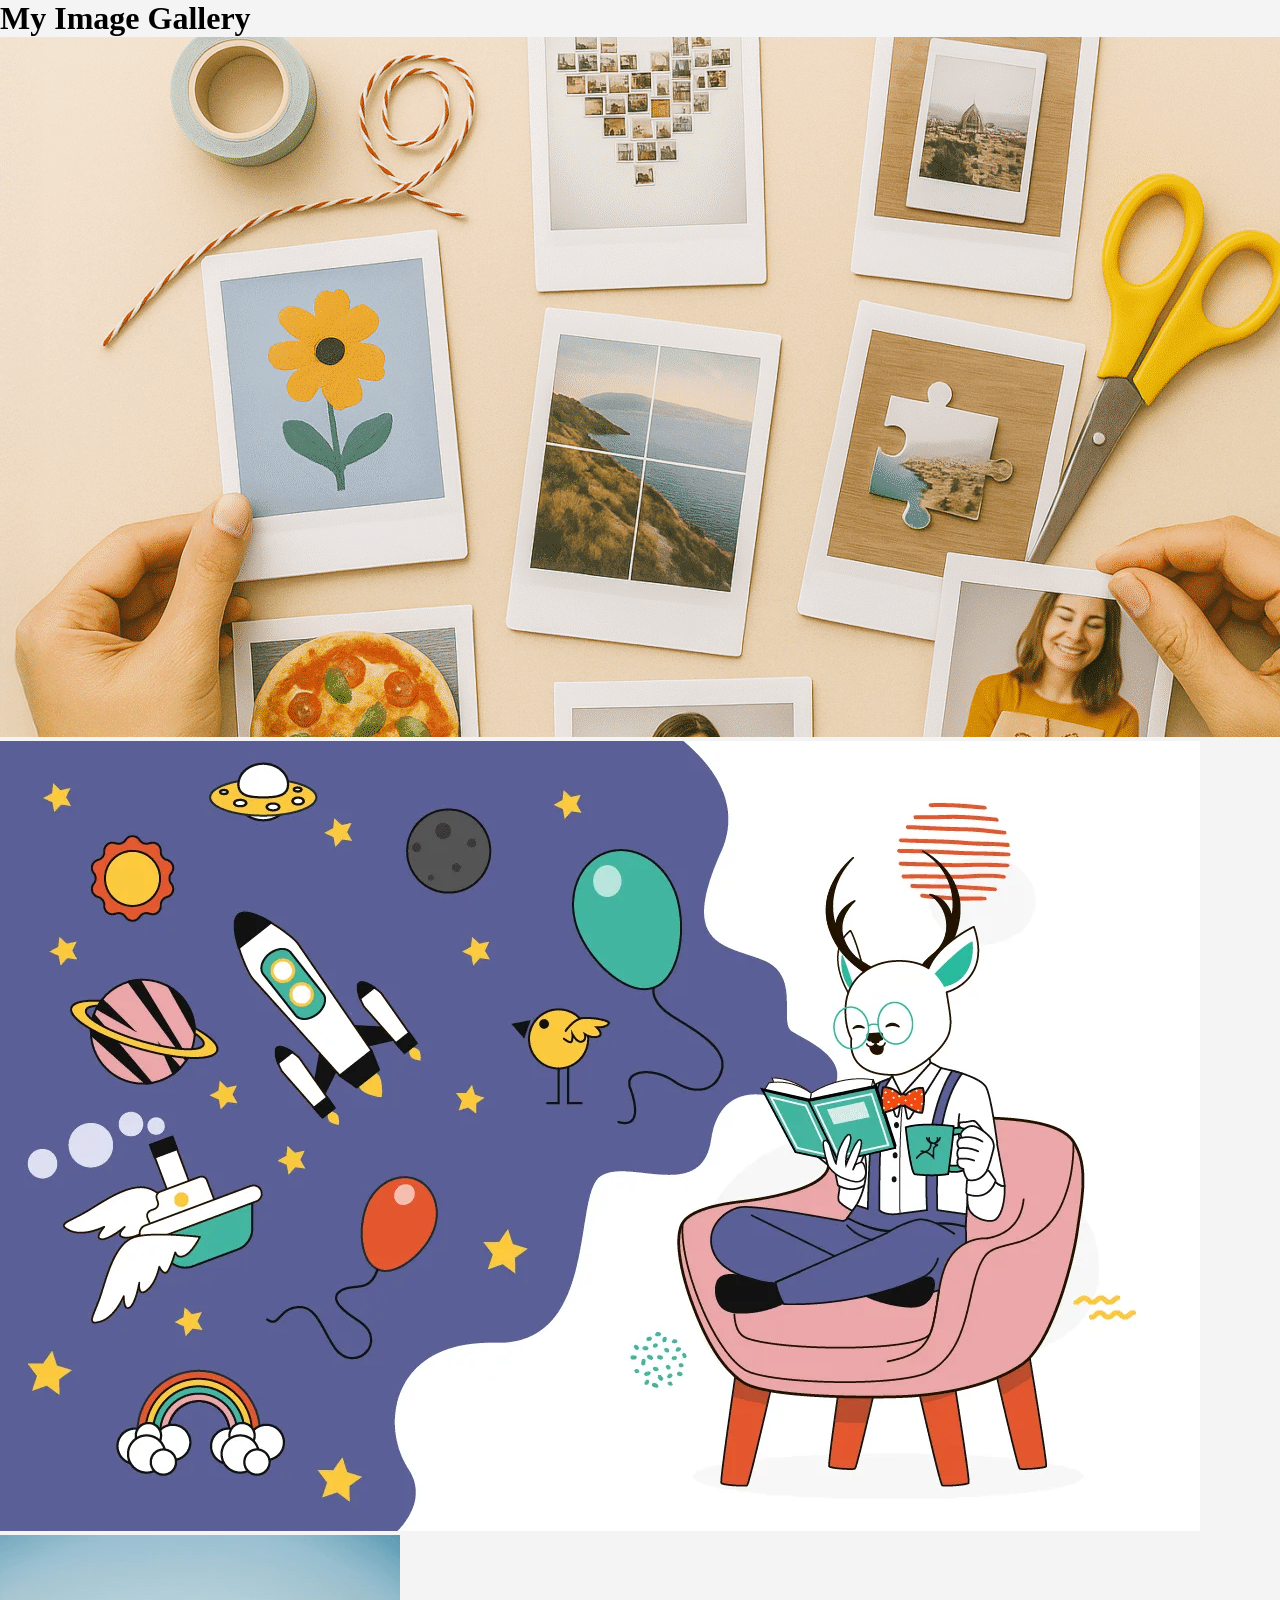
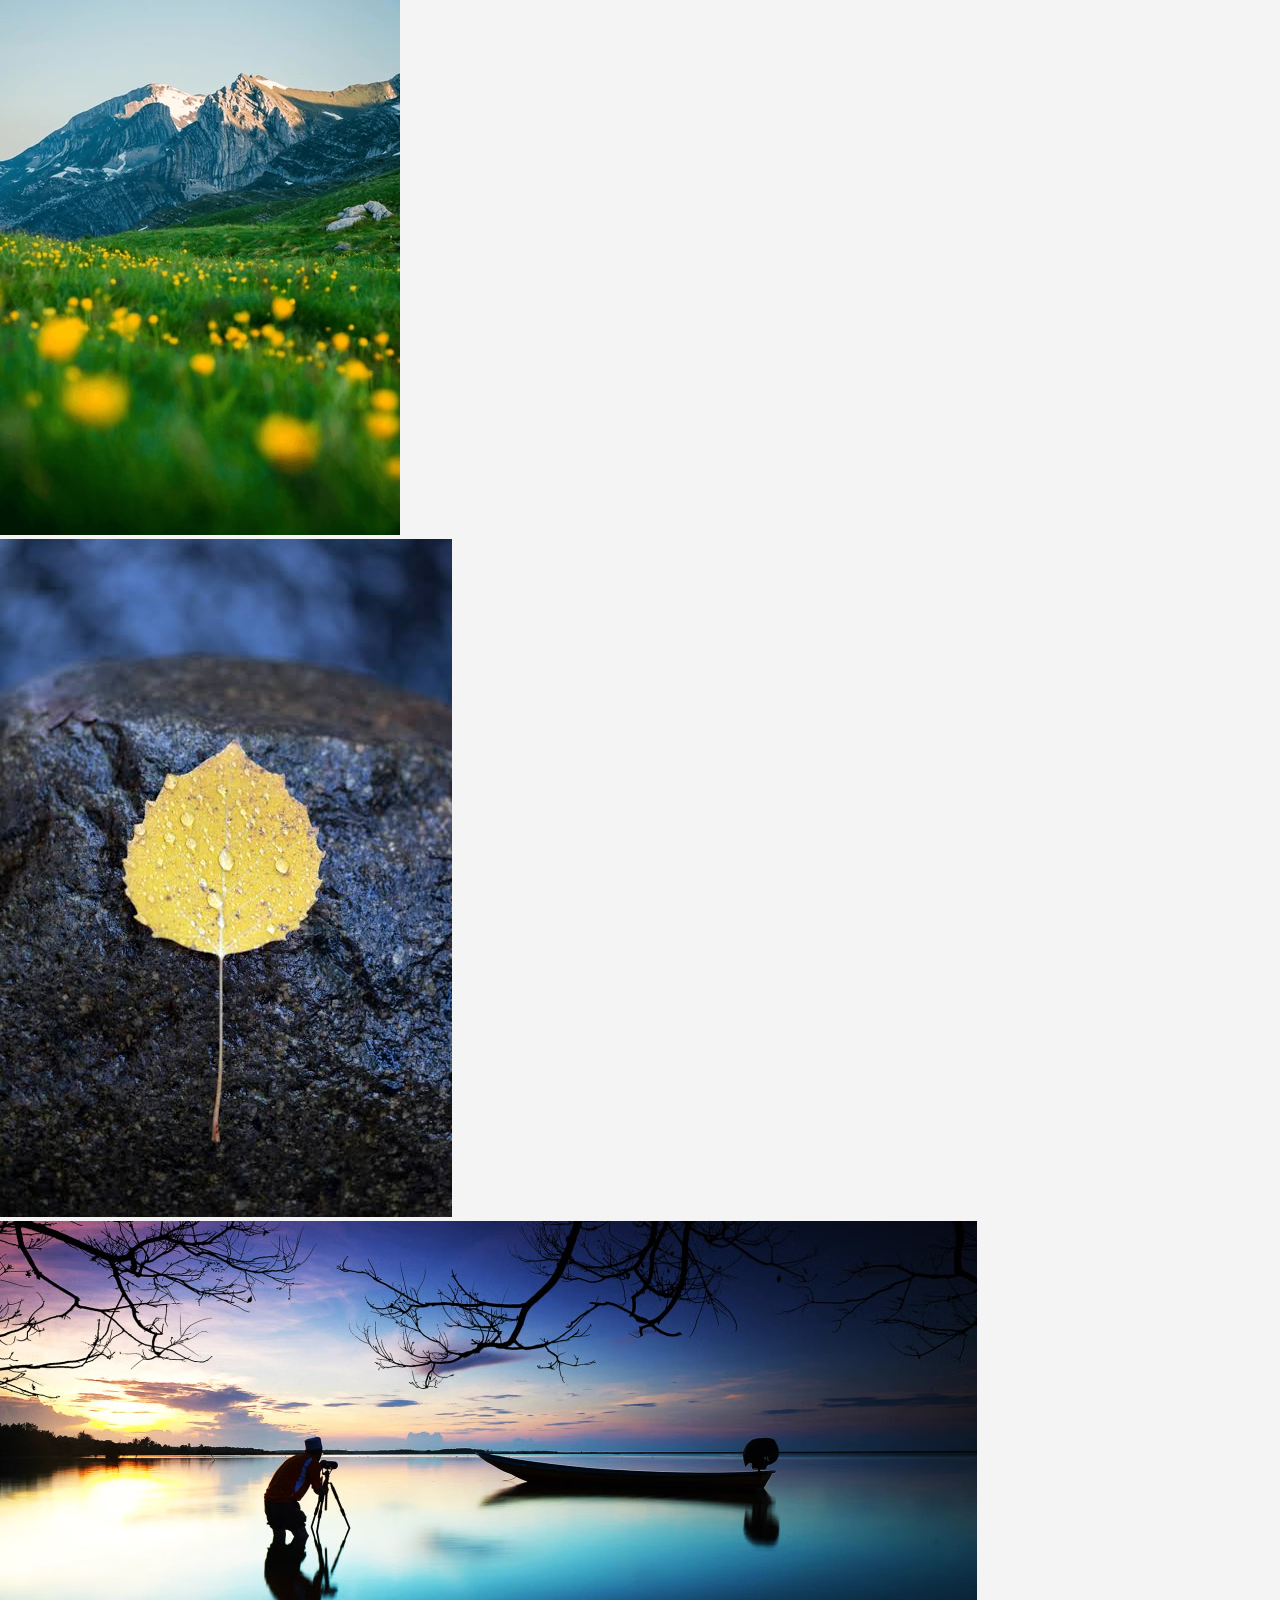
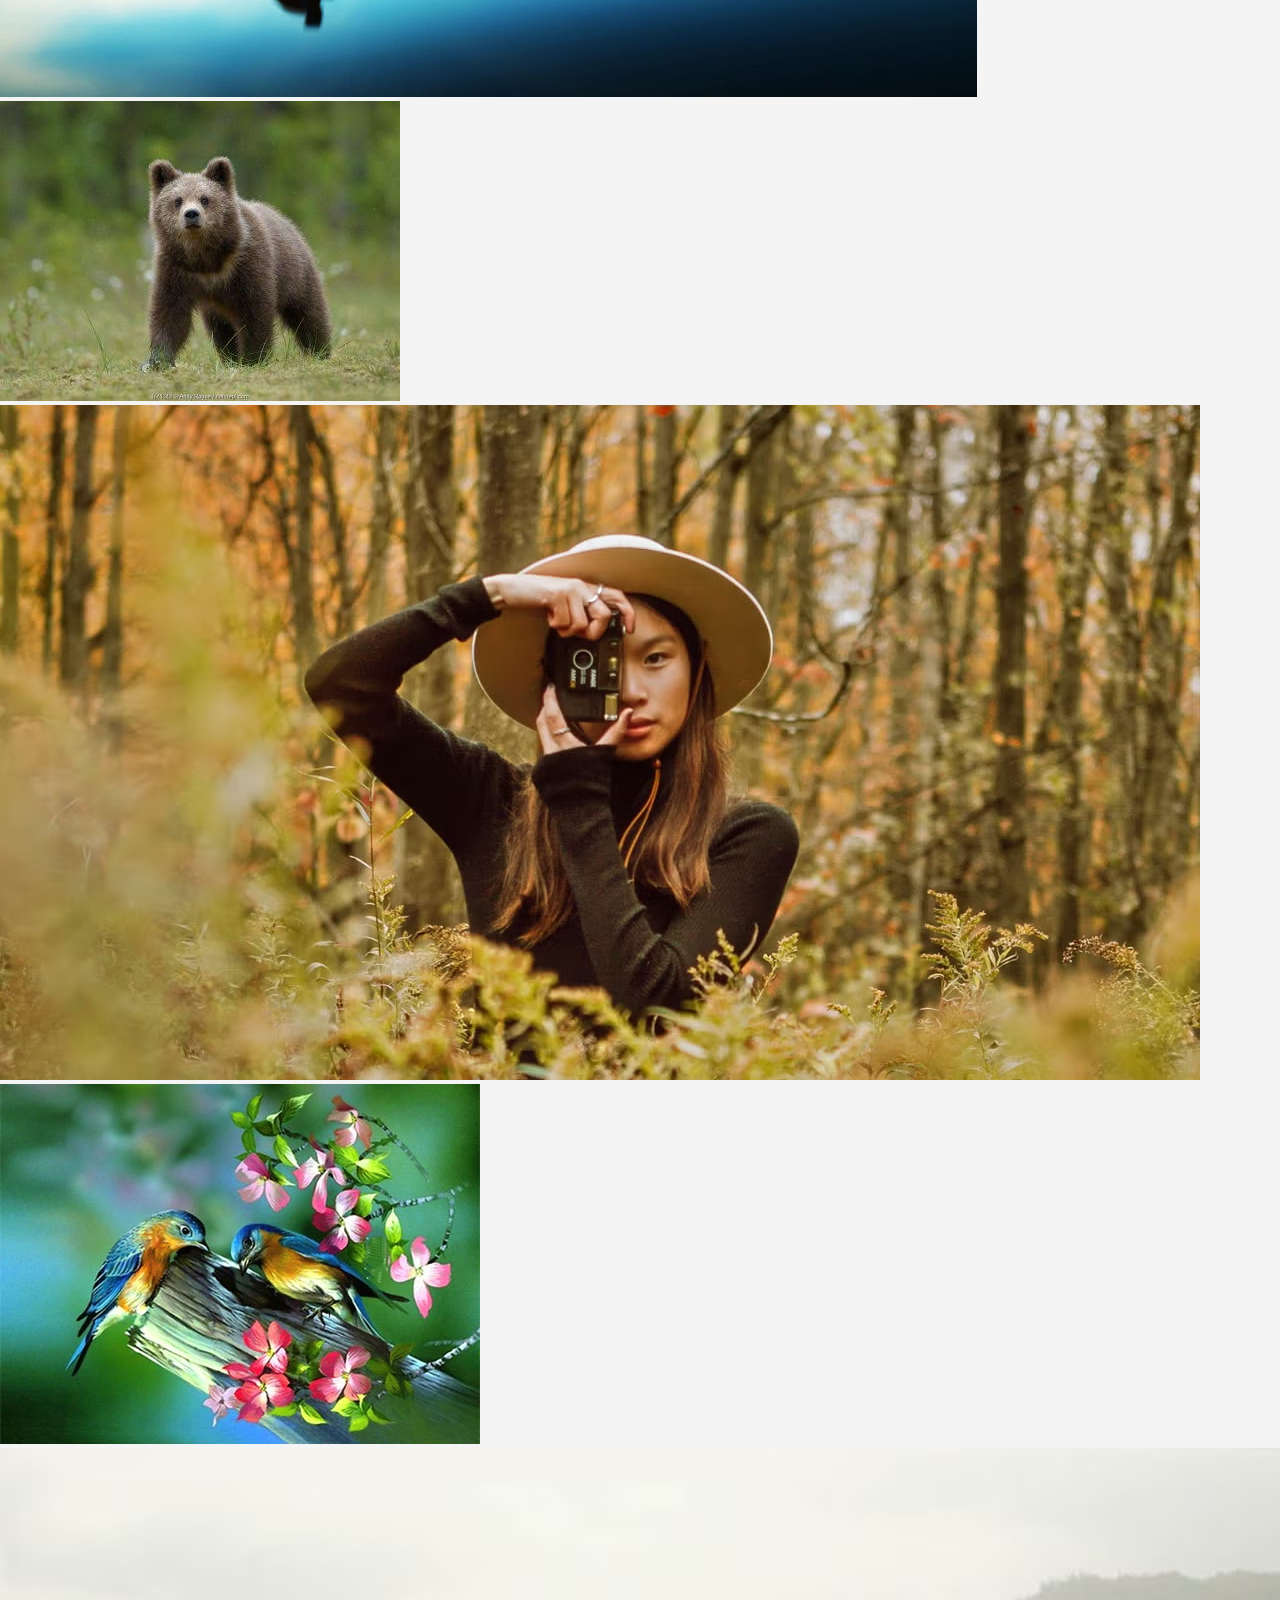
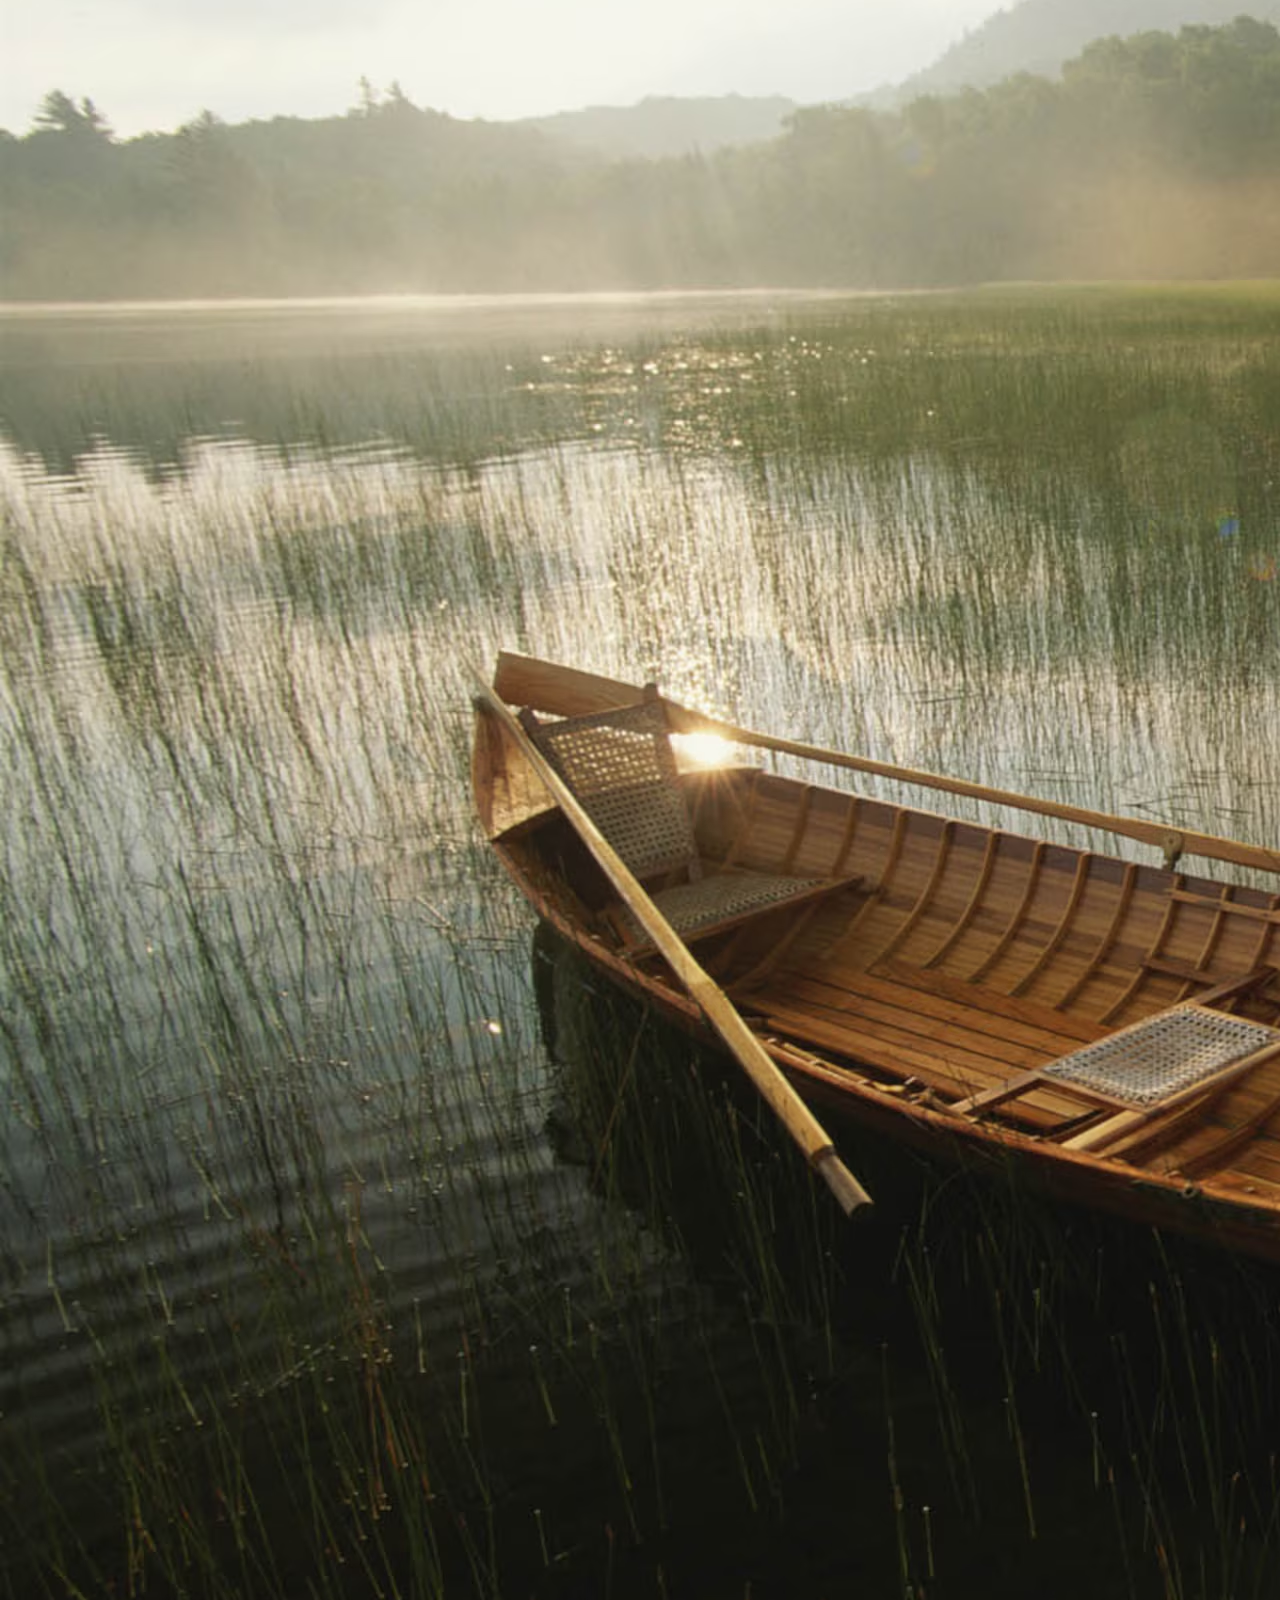
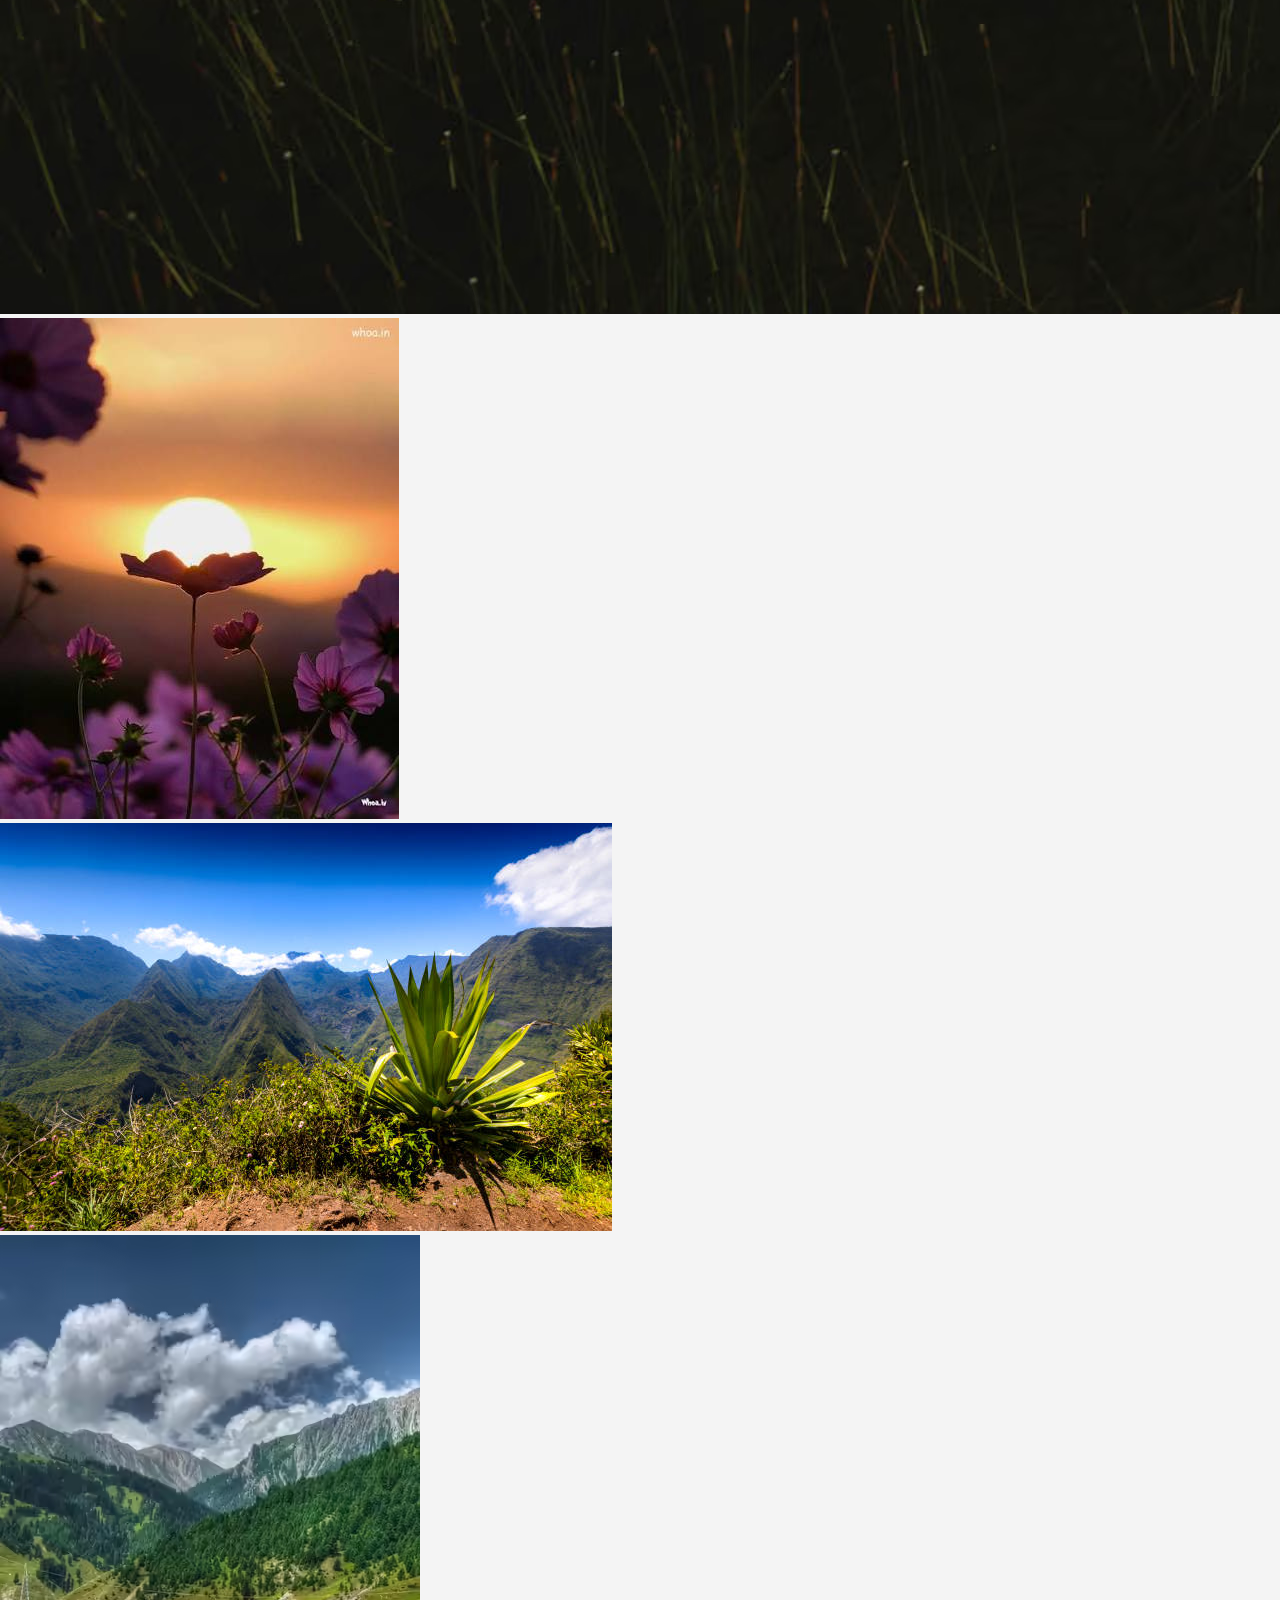
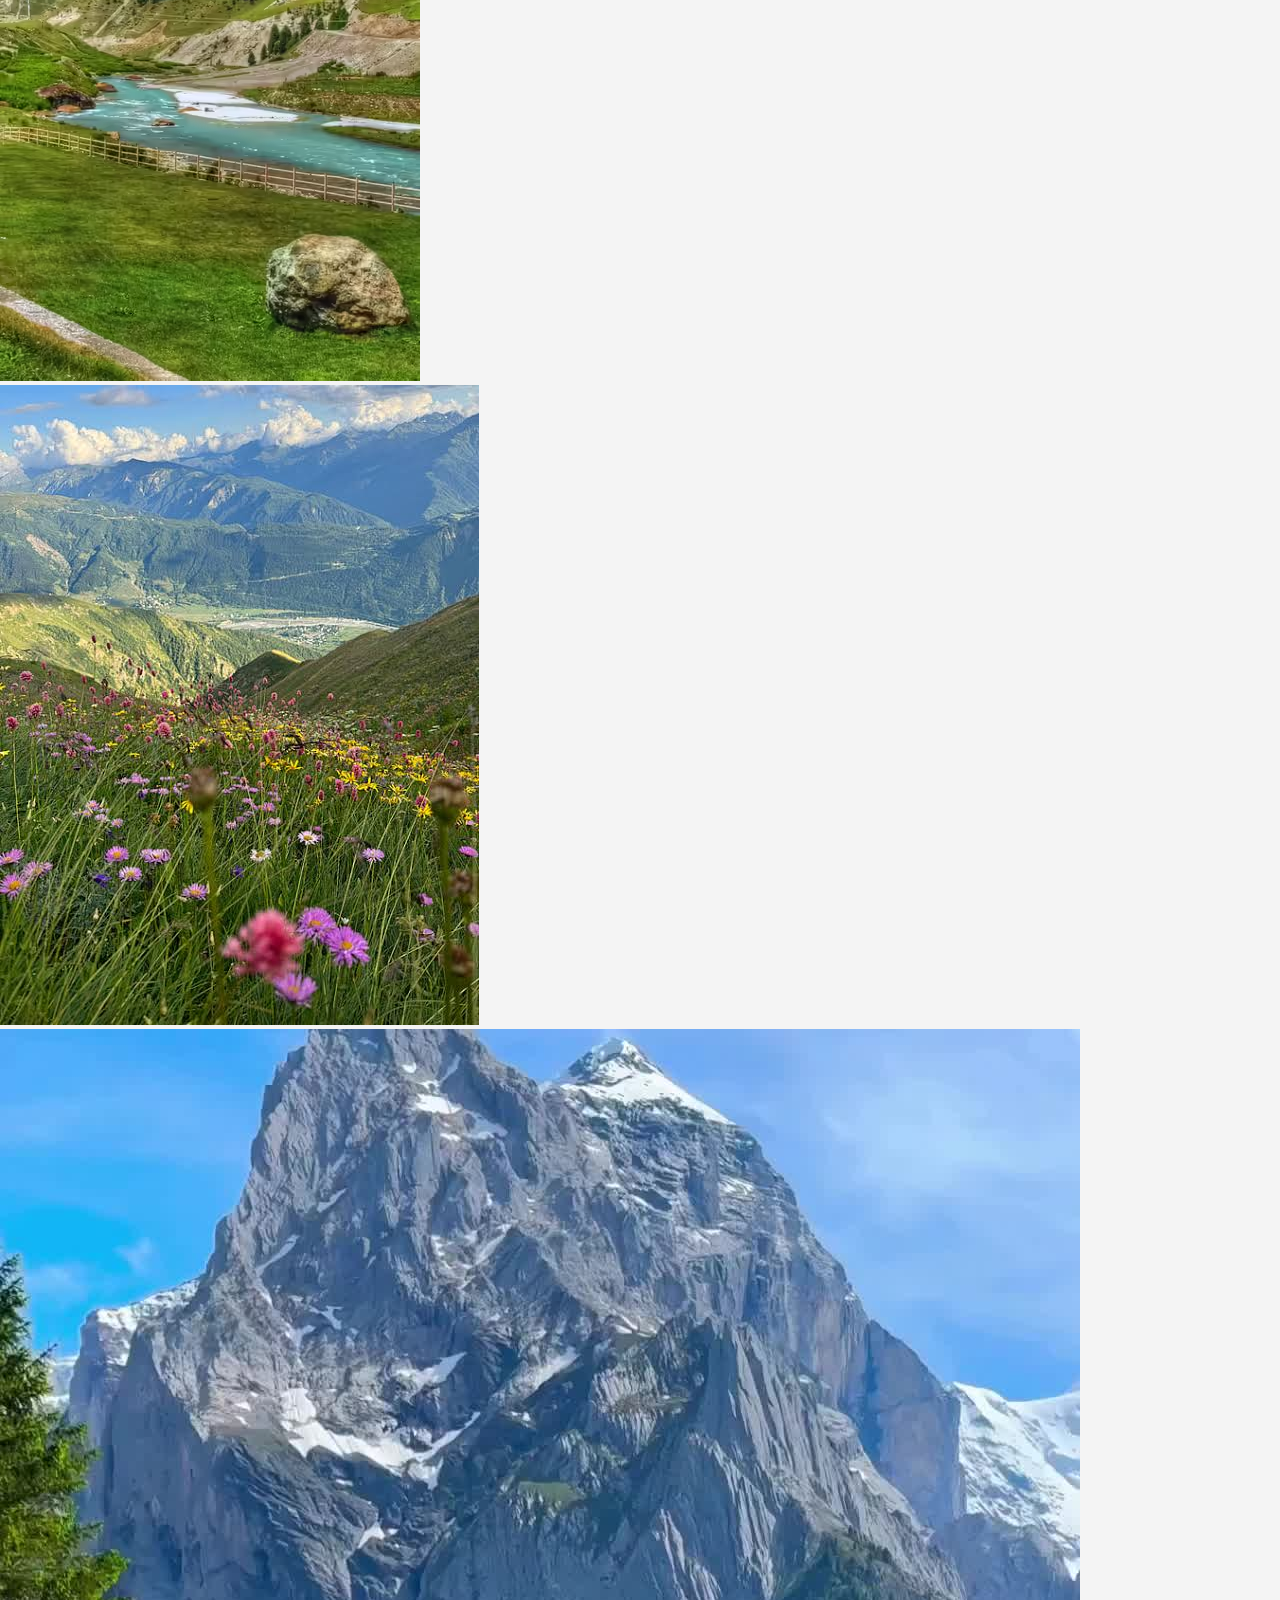
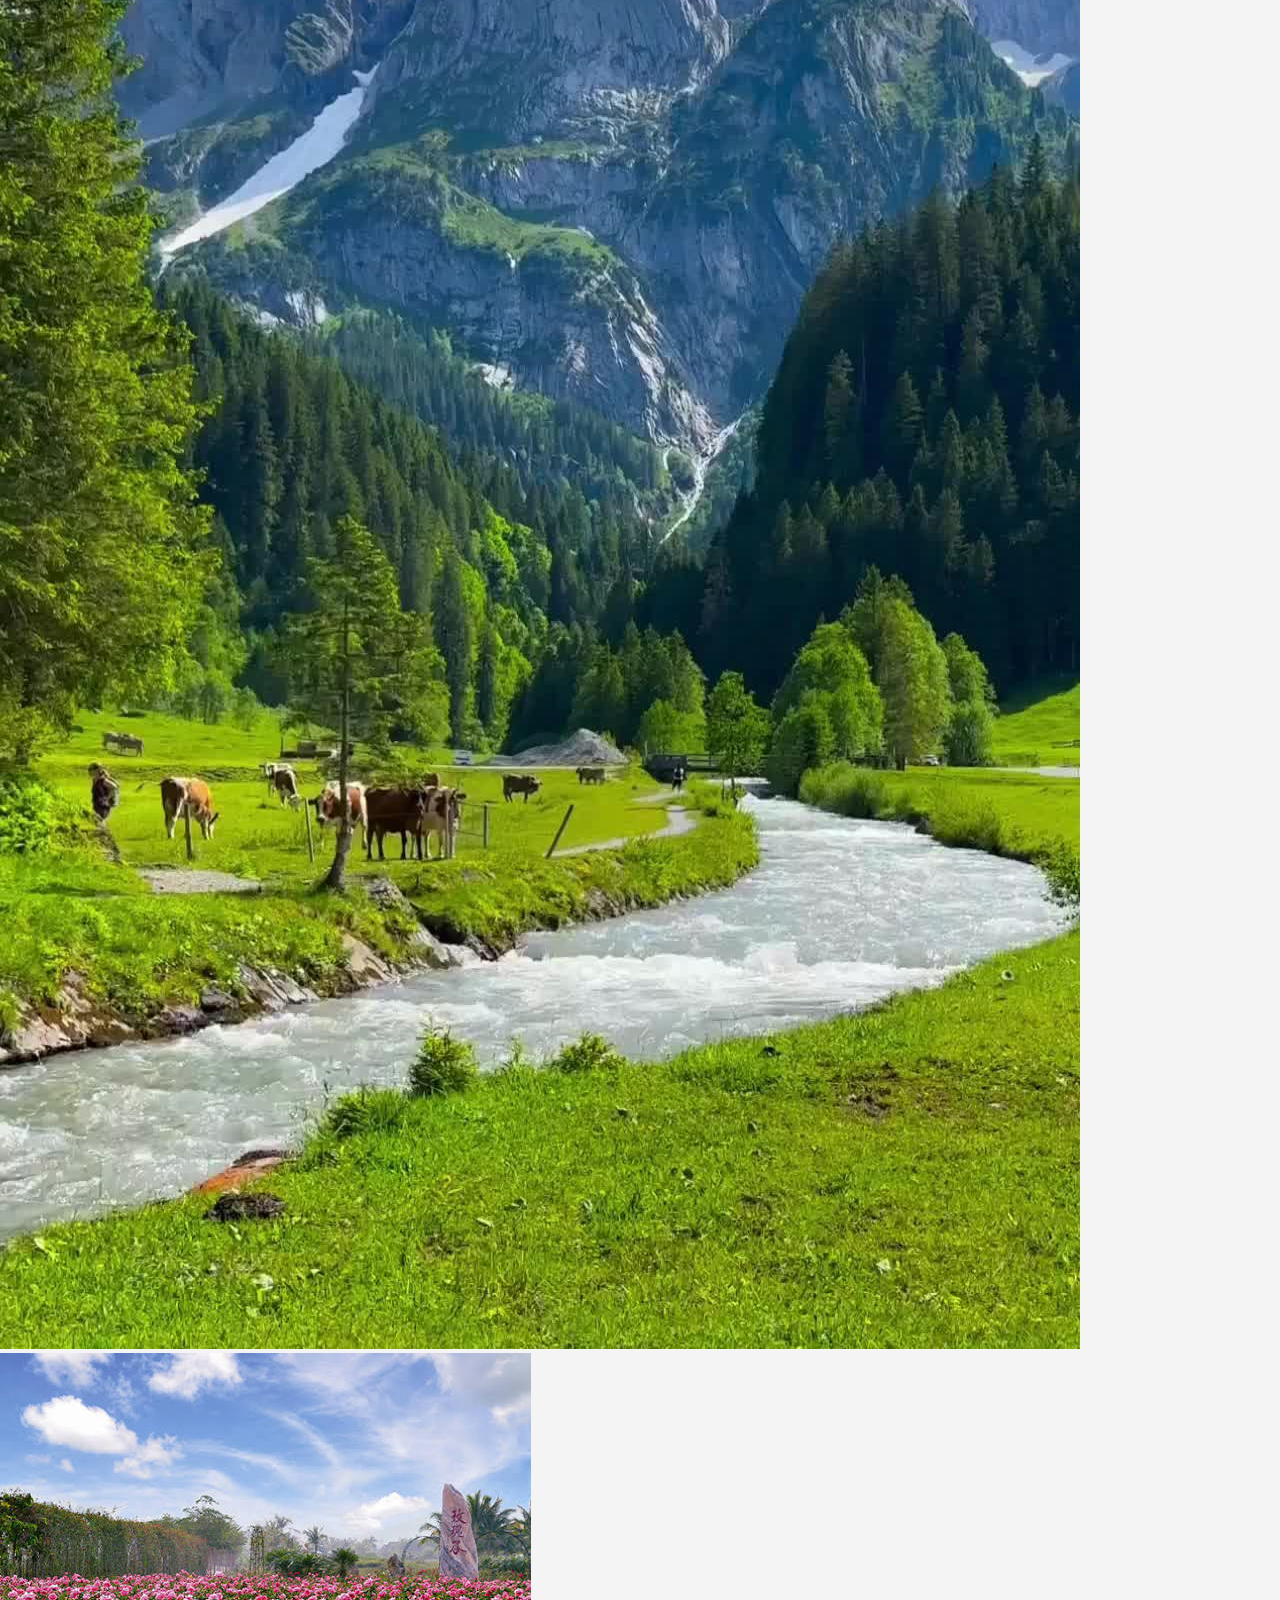
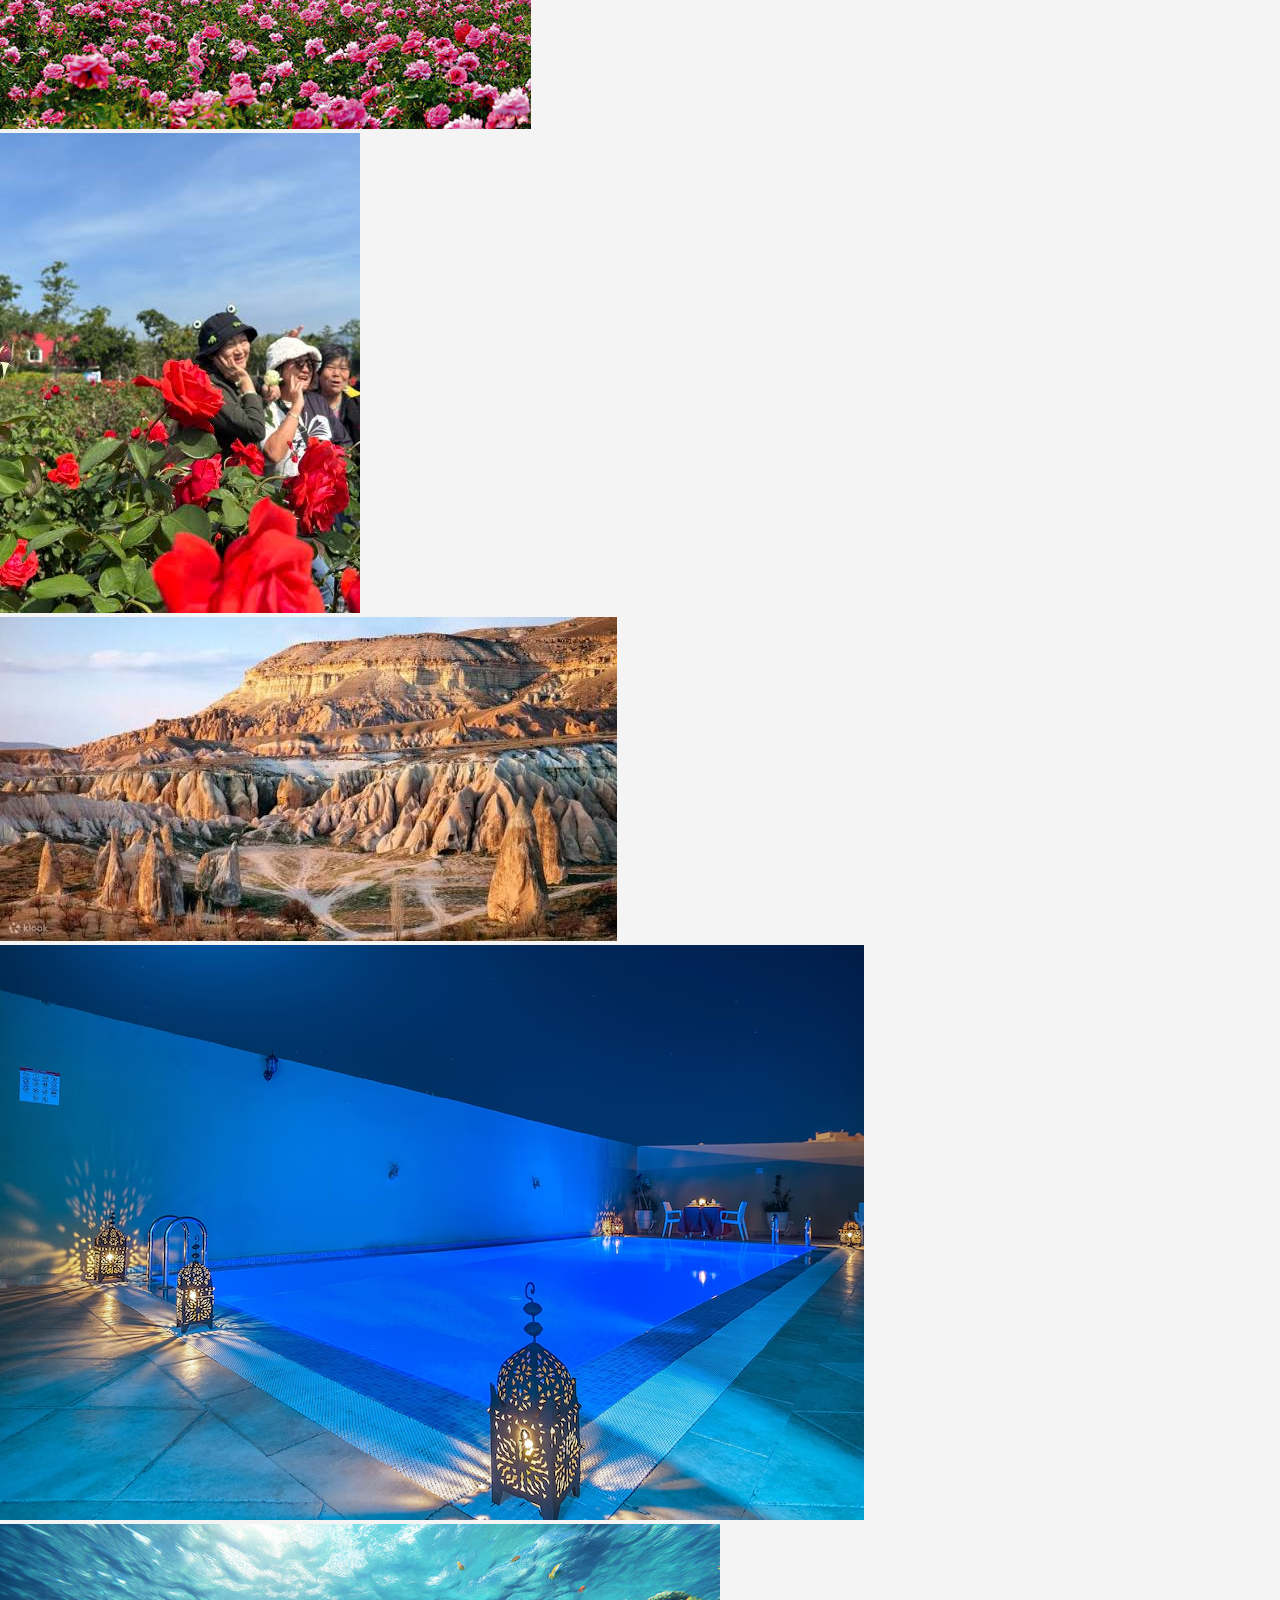
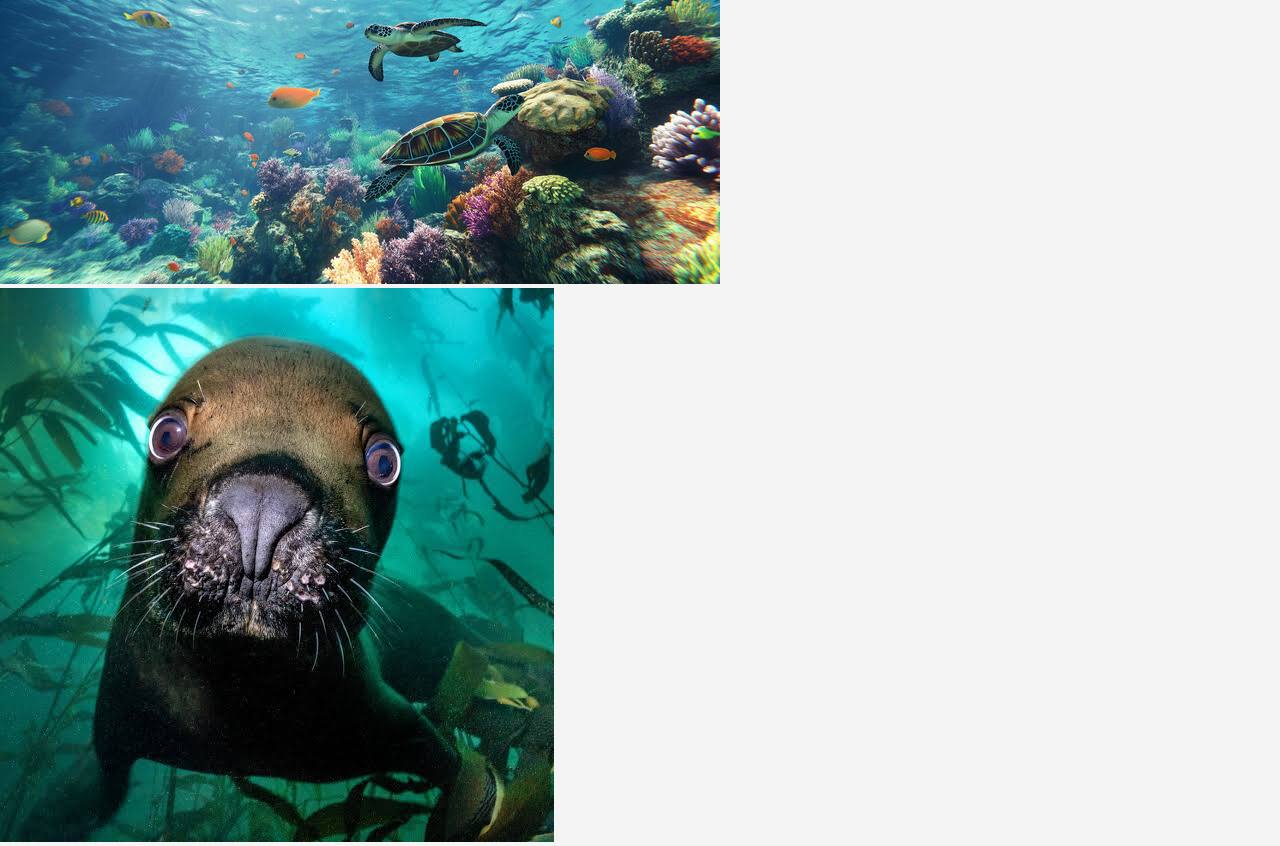
<file: index.htm>
<!DOCTYPE html>
<html lang="en">
<head>
    <meta charset="UTF-8">
    <meta name="viewport" content="width=device-width, initial-scale=1.0">
    <title>Image Gallery</title>
    <link rel="stylesheet" href="style.css">
</head>
<body>

<h1>My Image Gallery</h1>

<div class="gallery">
    <div class="image-box"><img src="images/img1.png" alt="Image 1"></div>
    <div class="image-box"><img src="images/img2.webp" alt="Image 2"></div>
    <div class="image-box"><img src="images/img3.webp" alt="Image 3"></div>
    <div class="image-box"><img src="images/img4.jpg" alt="Image 4"></div>
    <div class="image-box"><img src="images/img5.avif" alt="Image 5"></div>
    <div class="image-box"><img src="images/img6.jpg" alt="Image 6"></div>
    <div class="image-box"><img src="images/img7.avif" alt="Image 7"></div>
    <div class="image-box"><img src="images/img8.webp" alt="Image 8"></div>
    <div class="image-box"><img src="images/img9.avif" alt="Image 9"></div>
    <div class="image-box"><img src="images/img10.jpg" alt="Image 10"></div>
    <div class="image-box"><img src="images/img11.jpg" alt="Image 11"></div>
    <div class="image-box"><img src="images/img12.avif" alt="Image 12"></div>
    <div class="image-box"><img src="images/img13.jpg" alt="Image 13"></div>
    <div class="image-box"><img src="images/img14.jpg" alt="Image 14"></div>
    <div class="image-box"><img src="images/img15.jpg" alt="Image 15"></div>
    <div class="image-box"><img src="images/img16.jpg" alt="Image 16"></div>
    <div class="image-box"><img src="images/img17.jpg" alt="Image 17"></div>
    <div class="image-box"><img src="images/img18.avif" alt="Image 18"></div>
    <div class="image-box"><img src="images/img19.jpg" alt="Image 19"></div>
    <div class="image-box"><img src="images/img20.jpg" alt="Image 20"></div>
</div>

</body>
</html>
</file>
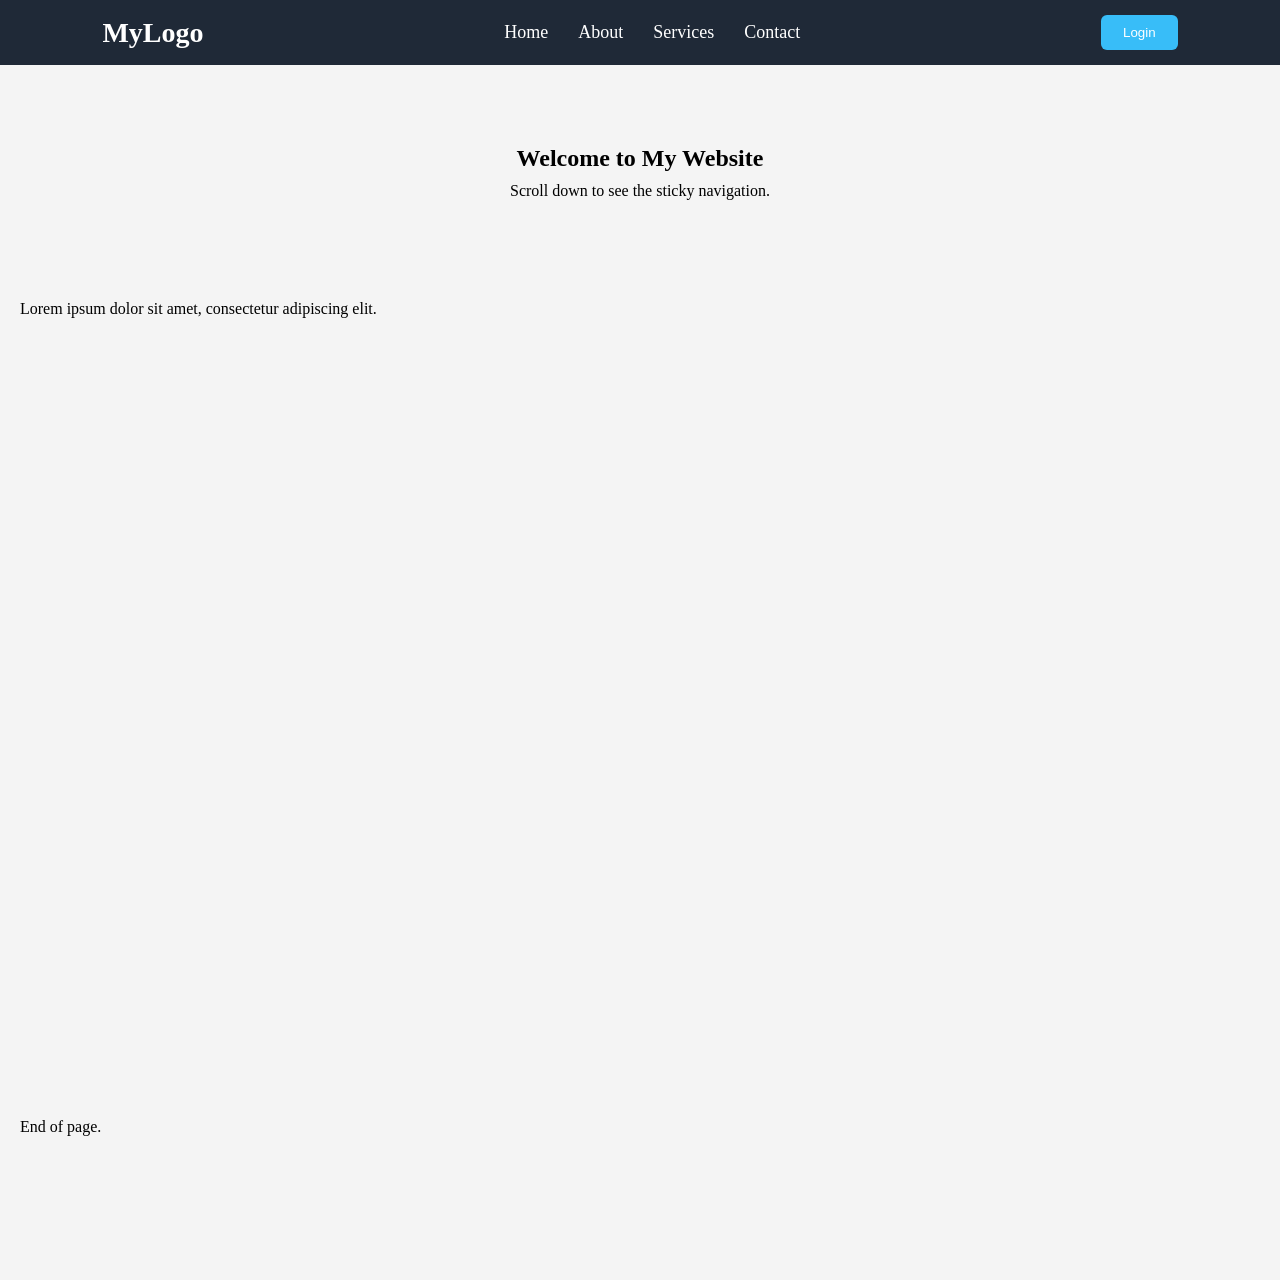
<file: index.html>
<!DOCTYPE html>
<html lang="en">
<head>
    <meta charset="UTF-8">
    <meta name="viewport" content="width=device-width, initial-scale=1.0">
    <title>Responsive Navbar</title>
    <link rel="stylesheet" href="style.css">
</head>
<body>

    <nav class="navbar">
        <div class="logo">MyLogo</div>

        <ul class="nav-links">
            <li><a href="#">Home</a></li>
            <li><a href="#">About</a></li>
            <li><a href="#">Services</a></li>
            <li><a href="#">Contact</a></li>
        </ul>

        <button class="login-btn">Login</button>
    </nav>

    <section class="hero">
        <h1>Welcome to My Website</h1>
        <p>Scroll down to see the sticky navigation.</p>
    </section>

    <div class="content">
        <p>Lorem ipsum dolor sit amet, consectetur adipiscing elit.</p>
        <p style="margin-top:800px;">End of page.</p>
    </div>

</body>
</html>
</file>
<file: style.css>
*{
    margin:0;
    padding:0;
    box-sizing:border-box;
<<<<<<< HEAD
    font-family:Arial, Helvetica, sans-serif;
=======
>>>>>>> 3c444c498d976e518aeab2c1790574cf3031c209
}

body{
    background:#f4f4f4;
<<<<<<< HEAD
}

/* Navbar */

.navbar{
    position:sticky;
    top:0;
    z-index:1000;

    display:flex;
    justify-content:space-between;
    align-items:center;

    padding:15px 8%;
    background:#1f2937;
}

.logo{
    color:#fff;
    font-size:28px;
    font-weight:bold;
}

.nav-links{
    display:flex;
    list-style:none;
    gap:30px;
}

.nav-links a{
    color:white;
    text-decoration:none;
    font-size:18px;
    transition:.3s;
}

.nav-links a:hover{
    color:#38bdf8;
}

.login-btn{
    padding:10px 22px;
    border:none;
    background:#38bdf8;
    color:white;
    border-radius:6px;
    cursor:pointer;
    transition:.3s;
}

.login-btn:hover{
    background:#0284c7;
    transform:scale(1.05);
}

.hero{
    text-align:center;
    padding:80px 20px;
}

.hero h1{
    margin-bottom:10px;
}

.content{
    height:1000px;
    padding:20px;
}

/* Responsive */

@media(max-width:768px){

    .navbar{
        flex-direction:column;
        gap:15px;
    }

    .nav-links{
        flex-direction:column;
        align-items:center;
        gap:15px;
    }

    .login-btn{
        width:120px;
=======
    font-family:Arial, Helvetica, sans-serif;
}

.gallery{
    display:flex;
    flex-wrap:wrap;
    justify-content:center;
    gap:25px;
    padding:30px;
}

.image-box{
    width:320px;
    height:220px;
    overflow:hidden;
    border-radius:18px;
    cursor:pointer;
    transition:all .4s ease;
    box-shadow:0 8px 20px rgba(0,0,0,.15);
    position:relative;
}

.image-box img{
    width:100%;
    height:100%;
    object-fit:cover;
    transition:transform .5s ease;
}

.gallery:hover .image-box{
    /* opacity:.5; */
    transform:scale(.95);
}

.gallery .image-box:hover{
    opacity:1;
    transform:scale(1.20);
    z-index:100;
    box-shadow:0 20px 40px rgba(0,0,0,.35);
}

.gallery .image-box:hover img{
    transform:scale(1.08);
}

@media(max-width:768px){
    .image-box{
        width:45%;
        height:180px;
    }

    .gallery .image-box:hover{
        transform:scale(1.05);
    }
}

@media(max-width:500px){
    .image-box{
        width:100%;
>>>>>>> 3c444c498d976e518aeab2c1790574cf3031c209
    }
}
</file>
